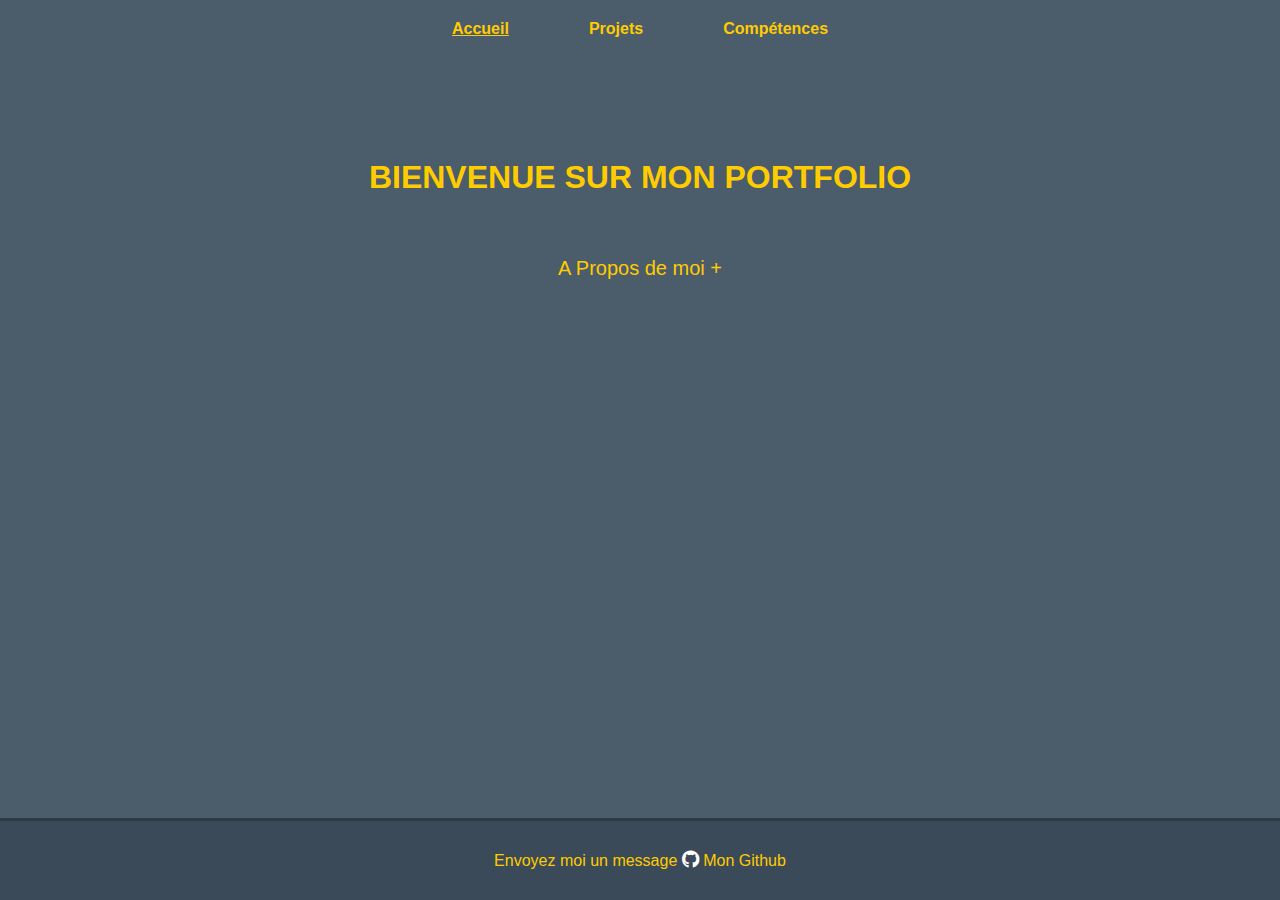
<file: index.html>
<!DOCTYPE html>
<html lang="fr">
<head>
  <meta charset="UTF-8">
  <meta name="viewport" content="width=device-width, initial-scale=1.0">
  <title>Portfolio</title>
  <link rel="stylesheet" href="https://cdnjs.cloudflare.com/ajax/libs/font-awesome/6.5.0/css/all.min.css">
  <link rel="stylesheet" href="footer.css">
  <link rel="stylesheet" href="navBar.css">
  <link rel="stylesheet" href="home.css">
</head>
<body>

  <nav>
    <a href="Home.html" class="nav-link active">Accueil</a>
    <a href="Projet.html" class="nav-link">Projets</a>
    <a href="Competences.html" class="nav-link">Compétences</a>
  </nav>

  <header>
    <h1>BIENVENUE SUR MON PORTFOLIO</h1>
  </header>

  <section class="section">
    <div>
      
      <button class="toggle-btn" onclick="toggleAbout()">
        <span>A Propos de moi</span>
        <span id="toggle-symbol">+</span>
      </button>
    </div>

    <div id="about" class="about-content">
      <div class="presentation">
        <h3>Présentation</h3>
        <p>Nom : GUICHERD-CALLIN</p>
        <p>Prénom : Macéo</p>
        <p>Activité : Etudiant en informatique</p>
        <div class="info">
            <div>
                <h3>Parcours :</h3>
                <ul>
                    <li>1er année BUT informatique | IUT2 Grenoble</li>
                    <li>Bac Générale Math NSI | Lycée Philibert Delorme </li>
                </ul>
            </div>
            <div>
                <h3>passion :</h3>
                <ul>
                    <li>Cinéma</li>
                    <li>Escalade</li>
                    <li>Littérature</li>
                    <li>Théâtre</li>
                    <li>Jeux-Vidéo</li>
                </ul>
            </div>
        </div>
      </div>
      <p>
      </p>
    </div>
  </section>

  <footer class="footer">
    <div class="footer-content">
      <a href="contact.php">Envoyez moi un message</a>
      
        <a href="https://github.com/macegc"><i class="fa-brands fa-github"></i></i> Mon Github</a>
      
    </div>
  </footer>

  

  <script>
    function toggleAbout() {
      const about = document.getElementById("about");
      const symbol = document.getElementById("toggle-symbol");
      about.classList.toggle("open");
      symbol.innerText = about.classList.contains("open") ? "−" : "+";
    }
  </script>

</body>
</html>
</file>
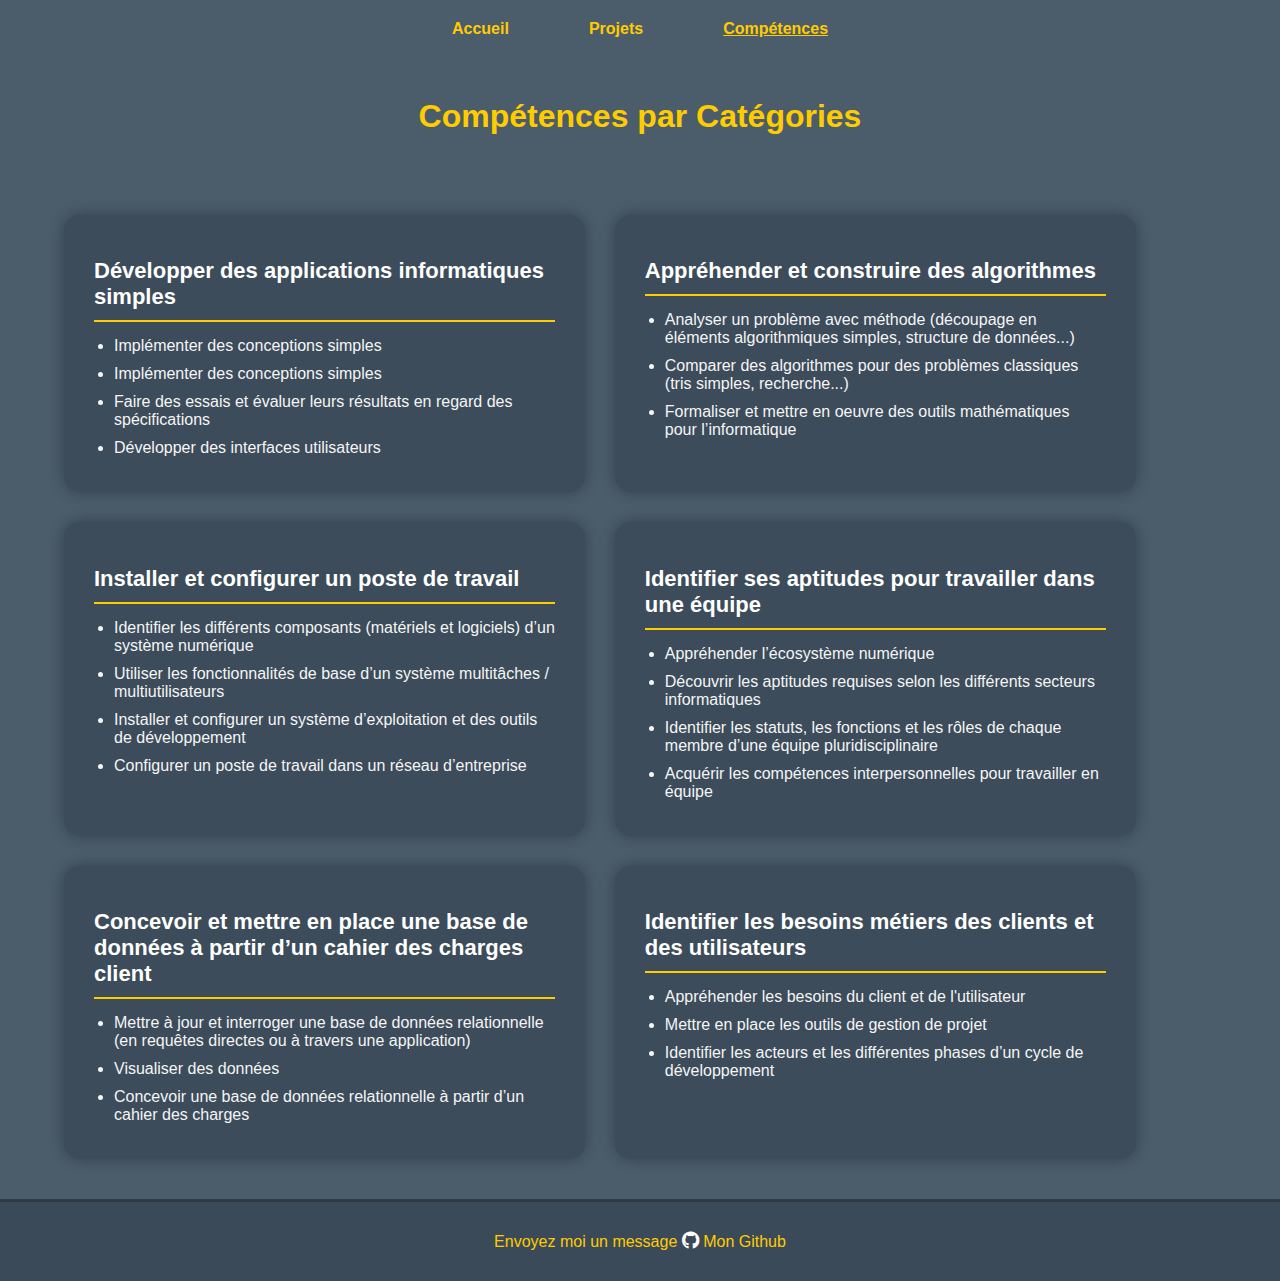
<file: Competences.html>
<!DOCTYPE html>
<html lang="fr">
<head>
    <meta charset="UTF-8">
    <meta name="viewport" content="width=device-width, initial-scale=1.0">
    <title>Document</title>
    <link rel="stylesheet" href="https://cdnjs.cloudflare.com/ajax/libs/font-awesome/6.5.0/css/all.min.css">
    <link rel="stylesheet" href="footer.css">
    <link rel="stylesheet" href="navBar.css">
    <link rel="stylesheet" href="competences.css">
</head>
<body>
    <nav>
        <a href="index.html" class="nav-link">Accueil</a>
        <a href="Projet.html" class="nav-link">Projets</a>
        <a href="Competences.html" class="nav-link active">Compétences</a>
    </nav>

    <header>
      <h1>Compétences par Catégories</h1>
    </header>
  
    <main class="competence-grid">
      <section class="competence-category">
        <h2>Développer des applications
          informatiques simples</h2>
        <ul>
          <li>Implémenter des conceptions simples</li>
          <li>Implémenter des conceptions simples</li>
          <li>Faire des essais et évaluer leurs résultats en regard des spécifications</li>
          <li>Développer des interfaces utilisateurs</li>
        </ul>
      </section>
  
      <section class="competence-category">
        <h2>Appréhender et construire des
          algorithmes</h2>
        <ul>
          <li>Analyser un problème avec méthode (découpage en éléments algorithmiques simples, structure de données...)</li>
          <li>Comparer des algorithmes pour des problèmes classiques (tris simples, recherche...)</li>
          <li>Formaliser et mettre en oeuvre des outils mathématiques pour l’informatique</li>
        </ul>
      </section>
  
      <section class="competence-category">
        <h2>Installer et configurer un poste de
          travail</h2>
        <ul>
          <li>Identifier les différents composants (matériels et logiciels) d’un système numérique</li>
          <li>Utiliser les fonctionnalités de base d’un système multitâches / multiutilisateurs</li>
          <li>Installer et configurer un système d’exploitation et des outils de développement</li>
          <li>Configurer un poste de travail dans un réseau d’entreprise</li>
        </ul>
      </section>
  
      <section class="competence-category">
        <h2>Identifier ses aptitudes pour
          travailler dans une équipe</h2>
        <ul>
          <li>Appréhender l’écosystème numérique</li>
          <li>Découvrir les aptitudes requises selon les différents secteurs informatiques</li>
          <li>Identifier les statuts, les fonctions et les rôles de chaque membre d’une équipe pluridisciplinaire</li>
          <li>Acquérir les compétences interpersonnelles pour travailler en équipe</li>
        </ul>
      </section>
  
      <section class="competence-category">
        <h2>Concevoir et mettre en place une
          base de données à partir d’un
          cahier des charges client</h2>
        <ul>
          <li>Mettre à jour et interroger une base de données relationnelle (en requêtes directes ou à travers une application)</li>
          <li>Visualiser des données</li>
          <li>Concevoir une base de données relationnelle à partir d’un cahier des charges</li>
        </ul>
      </section>
  
      <section class="competence-category">
        <h2>Identifier les besoins métiers des
          clients et des utilisateurs</h2>
        <ul>
          <li>Appréhender les besoins du client et de l'utilisateur</li>
          <li>Mettre en place les outils de gestion de projet</li>
          <li>Identifier les acteurs et les différentes phases d’un cycle de développement</li>
        </ul>
      </section>
    </main>

   <footer class="footer">
    <div class="footer-content">
      <a href="contact.php">Envoyez moi un message</a>
      
        <a href="https://github.com/macegc"><i class="fa-brands fa-github"></i></i> Mon Github</a>
      
    </div>
  </footer>

</body>
</html>
</file>
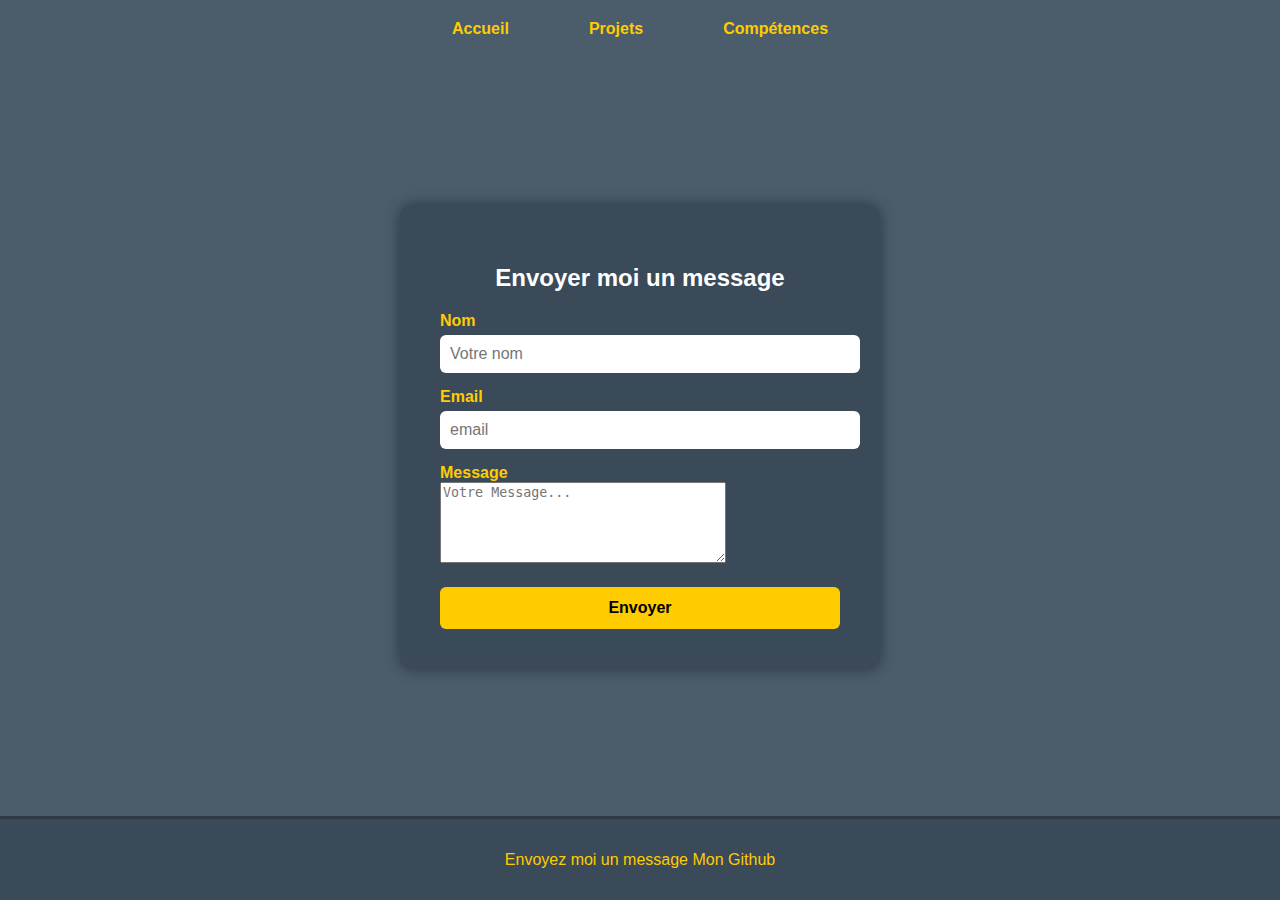
<file: contact.html>
<!DOCTYPE html>
<html lang="en">
<head>
  <meta charset="UTF-8" />
  <meta name="viewport" content="width=device-width, initial-scale=1.0"/>
  <title>Me conatacter</title>
  <link rel="stylesheet" href="navBar.css">
  <link rel="stylesheet" href="footer.css">
  <link rel="stylesheet" href="contact.css">


</head>

<body>
  <header>
      <nav>
        <a href="index.html" class="nav-link">Accueil</a>
        <a href="Projet.html" class="nav-link">Projets</a>
        <a href="Competences.html" class="nav-link">Compétences</a>
      </nav>
  </header>
  <main>
    <div class="form-container">
      <h2>Envoyer moi un message</h2>
      <form>
        <label for="name">Nom</label>
        <input type="text" id="name" placeholder="Votre nom" />

        <label for="email">Email</label>
        <input type="email" id="email" placeholder="email" />

        <label for="story">Message</label>

        <textarea id="message" name="message" rows="5" cols="33" placeholder="Votre Message..."></textarea>
        <button type="submit">Envoyer</button>
      </form>
    </div>
  </main>
  <footer class="footer">
    <div class="footer-content">
      <a href="contact.html">Envoyez moi un message</a>
      
        <a href="https://github.com/macegc"><i class="fa-brands fa-github"></i></i> Mon Github</a>
      
    </div>
  </footer>
</body>

</html>
</file>
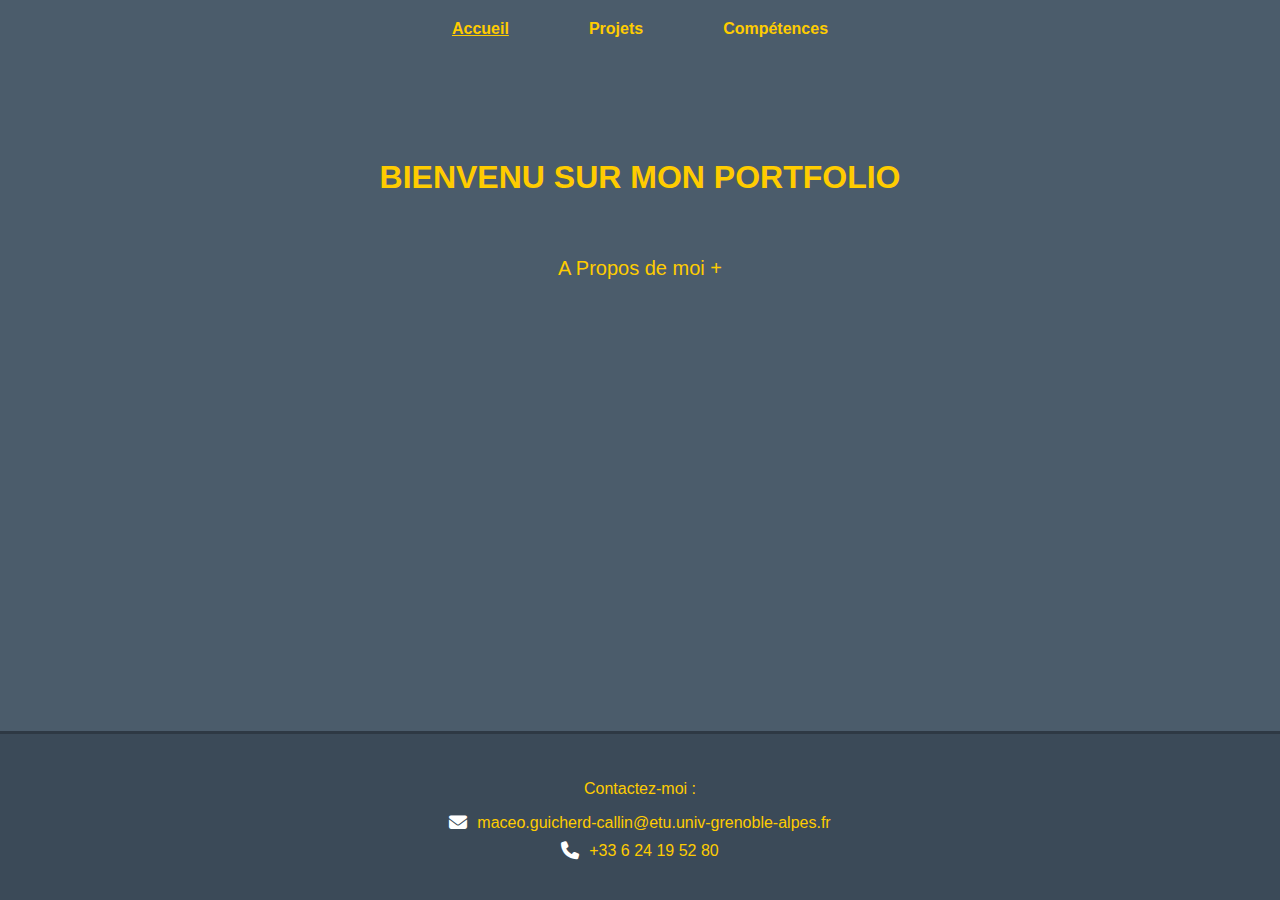
<file: Home.html>
<!DOCTYPE html>
<html lang="fr">
<head>
  <meta charset="UTF-8">
  <meta name="viewport" content="width=device-width, initial-scale=1.0">
  <title>Portfolio</title>
  <link rel="stylesheet" href="https://cdnjs.cloudflare.com/ajax/libs/font-awesome/6.5.0/css/all.min.css">
  <link rel="stylesheet" href="footer.css">
  <link rel="stylesheet" href="navBar.css">
  <link rel="stylesheet" href="home.css">
</head>
<body>

  <nav>
    <a href="Home.html" class="nav-link active">Accueil</a>
    <a href="Projet.html" class="nav-link">Projets</a>
    <a href="Competences.html" class="nav-link">Compétences</a>
  </nav>

  <header>
    <h1>BIENVENU SUR MON PORTFOLIO</h1>
  </header>

  <section class="section">
    <div>
      
      <button class="toggle-btn" onclick="toggleAbout()">
        <span>A Propos de moi</span>
        <span id="toggle-symbol">+</span>
      </button>
    </div>

    <div id="about" class="about-content">
      <div class="presentation">
        <h3>Présentation</h3>
        <p>Nom : GUICHERD-CALLIN</p>
        <p>Prénom : Macéo</p>
        <p>Activité : Etudiant en informatique</p>
        <div class="info">
            <div>
                <h3>Parcours :</h3>
                <ul>
                    <li>1er année BUT informatique | IUT2 Grenoble</li>
                    <li>Bac Générale Math NSI | Lycée Philibert Delorme </li>
                </ul>
            </div>
            <div>
                <h3>passion :</h3>
                <ul>
                    <li>Cinéma</li>
                    <li>Escalade</li>
                    <li>Littérature</li>
                    <li>Théâtre</li>
                    <li>Jeux-Vidéo</li>
                </ul>
            </div>
        </div>
      </div>
      <p>
      </p>
    </div>
  </section>

  <footer class="footer">
    <div class="footer-content">
      <p>Contactez-moi :</p>
      <ul>
        <li><i class="fas fa-envelope"></i> <a href="maceo.guicherd-callin@etu.univ-grenoble-alpes.fr">maceo.guicherd-callin@etu.univ-grenoble-alpes.fr</a></li>
        <li><i class="fas fa-phone"></i> <a href="tel:+33624195280">+33 6 24 19 52 80</a></li>
      </ul>
    </div>
  </footer>

  

  <script>
    function toggleAbout() {
      const about = document.getElementById("about");
      const symbol = document.getElementById("toggle-symbol");
      about.classList.toggle("open");
      symbol.innerText = about.classList.contains("open") ? "−" : "+";
    }
  </script>

</body>
</html>
</file>
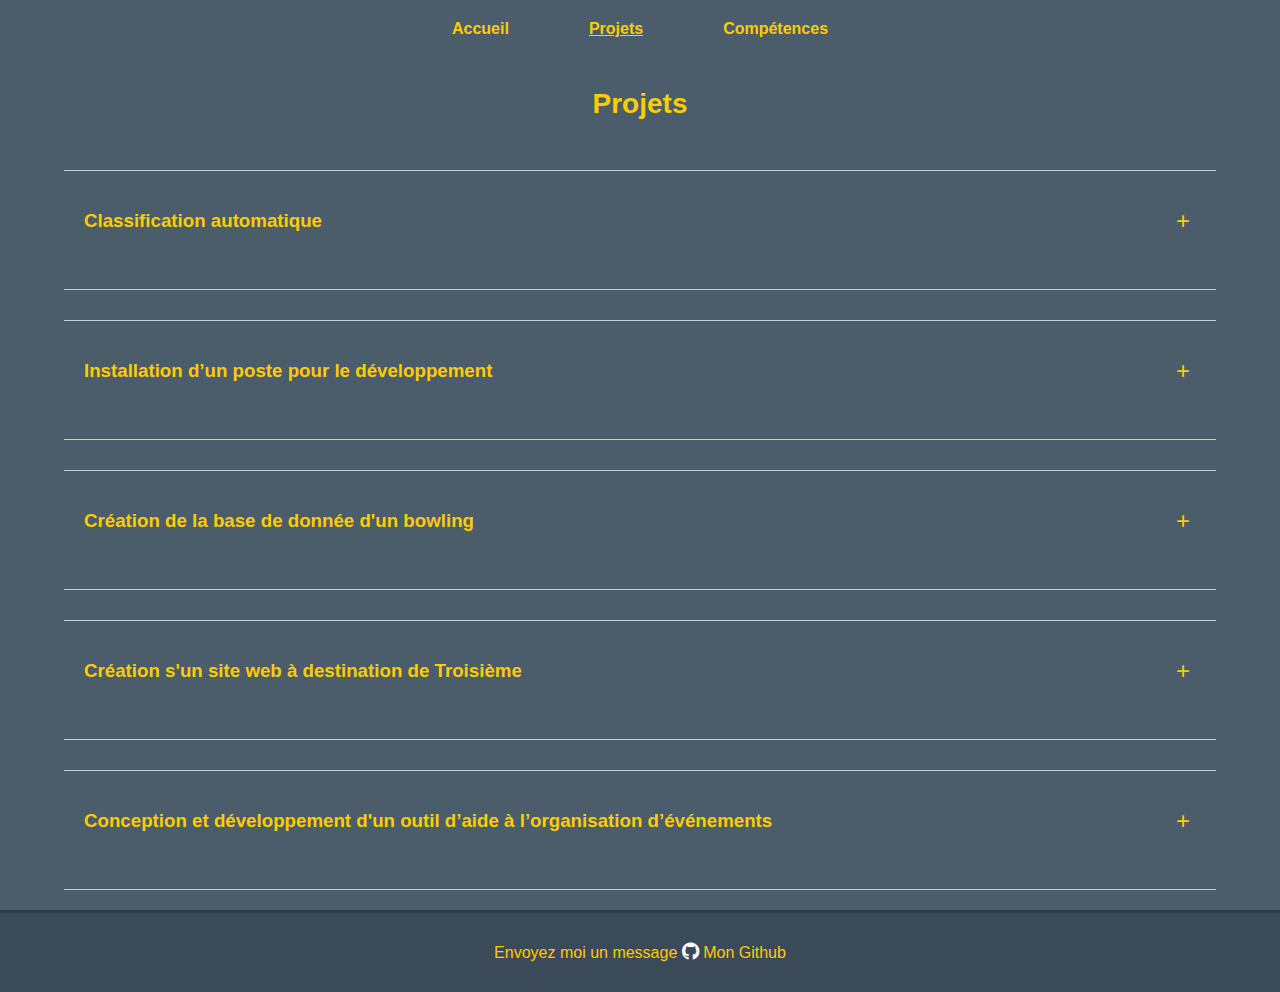
<file: Projet.html>
<!DOCTYPE html>
<html lang="fr">

<head>
  <meta charset="UTF-8">
  <meta name="viewport" content="width=device-width, initial-scale=1.0">
  <title>Projets</title>
  <link rel="stylesheet" href="navBar.css">
  <link rel="stylesheet" href="footer.css">
  <link rel="stylesheet" href="https://cdnjs.cloudflare.com/ajax/libs/font-awesome/6.5.0/css/all.min.css">
  <link rel="stylesheet" href="projet.css">

</head>

<body>

  <nav>
    <a href="index.html" class="nav-link">Accueil</a>
    <a href="Projet.html" class="nav-link active">Projets</a>
    <a href="Competences.html" class="nav-link">Compétences</a>
  </nav>

  <h1>Projets</h1>

  <div class="projects-container">

    <!-- Projet 1 -->
    <div class="project-card">
      <div class="project-header" onclick="toggleDetails(this)">
        <span>
          <h3>Classification automatique</h3>
        </span>
        <button class="toggle-btn"><span class="toggle-symbol">+</span></button>
      </div>
      <div class="project-details">
        <ul>
          <li>Création et comparaisons de différents algorithmes ayant pour but de trier des dépêches.</li>
          <ul></ul>
          <li>Notions : </li>
          <ul>
            <li>Implémenter des conceptions simples</li>
            <li>Faire des essais et évaluer leurs résultats en regard des spécifications</li>
            <li>Comparer des algorithmes pour des problèmes classiques</li>
            <li>Analyser un problème avec méthode</li>
          </ul>
          <li>Compétences technique : </li>
          <ul>
            <li>Java avec IDE IntelliJ</li>
            <li>Git pour l’aspect travail en groupe
            </li>
          </ul>
          <li>Equipe de 2</li>
          <ul>
            <li>Travail en groupe :
              Nous avons implémenté et testé différent moyen de trier des dépêches, dans le langage Java. Nous avons dû
              commencer par créer les algorithmes et d’ensuite calculer leurs coûts algorithmiques ainsi que de les
              outiller afin de voir leurs temps d'exécution et pouvoir les comparer. Un autre critère pour les comparer
              a été le taux de réussite de chaque méthode.
            </li>
            <li>travail personnelle : </li>
            Mon rôle c’est concentré sur la méthode des K plus proche voisins ainsi que sur l’outillage de chaque
            fonction des programmes dans le but de les comparer.
          </ul>
        </ul>
      </div>
    </div>

    <!-- Projet 2 -->
    <div class="project-card">
      <div class="project-header" onclick="toggleDetails(this)">
        <span>
          <h3>Installation d’un poste pour le développement
          </h3>
        </span>
        <button class="toggle-btn"><span class="toggle-symbol">+</span></button>
      </div>
      <div class="project-details">
        <ul>
          <li>Travail : </li>
          <ul>Installation d’un système d’exploitation Debian 12 et configuration dans le cadre du développement
            informatique</ul>
          <li>Notions : </li>
          <ul>
            <li>Identifier les differents composant d'un système numérique</li>
            <li>Utiliser les fonctionnalité de base d'un système d'exploitation</li>
            <li>Installer et configurer un système d'exploitation et des outils de développement</li>
          </ul>
          <li>Compétences technique : </li>
          <ul>
            <li>Maitriser BASH</li>
            <li>Utilser Un outil de carte mental (Mindmeister)</li>
          </ul>
          <li>Travail : </li>
          Projet individuel dans laquelle j’ai dû installer et paramétrer un système d’exploitation Linux Debian 12. Une fois fait, j’ai mis en place l’environnement graphique KDE/Plasma. Enfin, j’ai créé un super utilisateur afin de pouvoir administrer le système et notamment d’installer d'autres logiciels pour le développement comme IntelliJ à l'aide de package snap, flatpak ou encore apt. J’ai également créé une carte mentale des étapes à suivre pour réaliser ce projet en utilisant l’outil Mindmeister.
        </ul>
      </div>
    </div>

    <!-- Projet 3 -->
    <div class="project-card">
      <div class="project-header" onclick="toggleDetails(this)">
        <span>
          <h3>Création de la base de donnée d'un bowling</h3>
        </span>
        <button class="toggle-btn"><span class="toggle-symbol">+</span></button>
      </div>
      <div class="project-details">
        <ul>
          <li>description rapide du travail</li>
          <ul>Création d'une base de donnée pour un Bowling fictif avec la prise en compte des contraintes du bowling
          </ul>
          <li>Notions : </li>
          <ul>
            <li>Mettre a jour et interroger une base de données realtionnelle</li>
            <li>Concevoir une Base de donnée relationnelle a partir d'un cahier des charges</li>
          </ul>
          <li>Compétences technique</li>
          <ul>
            <li>Maitriser SQL</li>
          </ul>
          <li>Equipe de 2 : </li>
          <ul>
            <li>Travail</li>
            Nous avons implémenté en SQL toutes les informations pour permettre la gestion de réservation, des stocks de chaussures, des pistes. Ainsi que l’ajout des différentes contraintes (horaires, Age, nombre de joueurs).
          </ul>
        </ul>
      </div>
    </div>

    <!-- Projet 4 -->
    <div class="project-card">
      <div class="project-header" onclick="toggleDetails(this)">
        <span>
          <h3>Création s'un site web à destination de Troisième</h3>
        </span>
        <button class="toggle-btn"><span class="toggle-symbol">+</span></button>
      </div>
      <div class="project-details">
        <ul>
          <li>Création d’un site web informatif pour l’ESN Atos, Le site devait être clair et précis afin de fournir et
            vulgariser toutes les informations nécessaires à une demande de stage.</li>
          <li>Notions : </li>
          <ul>
            <li>Appréhender les besoins du client et de l’utilisateur</li>
            <li>Différentes phase d’un cycle de développement</li>
            <li>Création d’un recueil de besoin</li>
          </ul>
          <li>Compétences technique : </li>
          <ul>
            <li>HTML/CSS</li>
            <li>Whimsical pour le mockup</li>
          </ul>
          <li>Equipe de 4 : </li>
          <ul>
            <li>Travail en groupe : </li>
            Nous avons commencé par chercher tous les besoins du site en se basant sur le site officiel d’Atos. Nous
            avons ensuite rassemblé et vulgarisé ces informations dans un recueil de besoin. L’étape suivante a été de
            créer un mockup du site et enfin de le réaliser
            <li>Travail personnelle : </li>
            Je me suis chargé de rassembler les informations vulgarisées dans le recueil et de la mire en forme de ce
            dernier. Pour la réalisation du site j’ai principalement participé à la page d'accueil et une parti des
            pages d’informations.
          </ul>
        </ul>
      </div>
    </div>

    <!-- Projet 5 -->
    <div class="project-card">
      <div class="project-header" onclick="toggleDetails(this)">
        <span><h3>Conception et développement d'un outil d’aide à l’organisation d’événements</h3></span>
        <button class="toggle-btn"><span class="toggle-symbol">+</span></button>
      </div>
      <div class="project-details">
        <ul>
          <li>Réaliser l’analyse, la conception et le développemsssent d'un outil d’aide au service des organisateurs de
            ou des événements.
          </li>
          <li>Notions : </li>
          <ul>
            <li> implémenter des Conceptions simples </li>
            <li>Élaborer des Conceptions simples</li>
            <li>Faire des essais et évaluer leurs résultats en regard des spécifications</li>
            <li>Développer des interfaces utilisateur</li>
            <li>Analyser un problème avec méthode (découpage éléments algorithmiques simples, structure donnée...).</li>
            <li>Formaliser et mettre en œuvre des outils mathématiques pour l’informatique</li>
            <li>Appréhender les besoins du client et de l'utilisateur</li>
            <li>Mettre en place les outils de gestion de projet</li>
            <li>Identifier les acteurs et les différentes phases d’un cycle de développement</li>
            <li>Identifier les statuts, les fonctions et les rôles de chaque membre d’une équipe</li>
            <li>pluridisciplinaire</li>
            <li>Acquérir les compétences interpersonnelles pour travailler en équipe</li>
          </ul>
          <li>Compétences technique : </li>
          <ul>
            <li>UML avec draw.io</li>
            <li>Java</li>
            <li>JavaFX</li>
            <li>LateX</li>
            <li>R Markdown</li>
            <li>SceneBuilder</li>

          </ul>
          <li>Equipe de 6: </li>
          <ul>
            <li>Travail en groupe :</li>
            ce projet s’est décomposé en plusieurs étapes, comprenant 3 dossiers à rendre, deux analyses de problème
            mathématique à résoudre dans un premier temps. Et la réalisation du logiciel dans un second temps. Les 3
            dossiers comprennent : un dossier sur la gestion du projet, un dossier sur la conception/modélisation et un
            dossier sur l’interface homme-machine.
            <li>Travail personnel :</li>
            J’ai pris le rôle de chef de projet au sein de l'équipe. Mon rôle a donc été de diviser efficacement la
            charge de travail entre tous les membres de l’équipe ainsi que de rythmer le travail tout au long du projet.
            Concernant les différents points du projet, je me suis particulièrement impliqué dans les rendus de math
            ainsi que dans le dossier interface homme-machine.
          </ul>
        </ul>
      </div>
    </div>
  </div>

  <footer class="footer">
    <div class="footer-content">
      <a href="contact.php">Envoyez moi un message</a>

      <a href="https://github.com/macegc"><i class=" fa-brands fa-github"></i></i> Mon Github</a>

    </div>
  </footer>

  <script>
    function toggleDetails(header) {
      const details = header.nextElementSibling;
      const symbol = header.querySelector('.toggle-symbol');

      if (details.style.maxHeight && details.style.maxHeight !== "0px") {
        details.style.maxHeight = "0px";
        symbol.innerText = "+";
      } else {
        details.style.maxHeight = details.scrollHeight + "px";
        symbol.innerText = "−";
      }
    }
  </script>

</body>

</html>
</file>
<file: footer.css>
.footer {
    background-color: #3b4a58;
    color: #ffcc00;
    text-align: center;
    padding: 30px 20px;
    margin-top: auto;
    border-top: 3px solid #2e3944;
    font-size: 16px;
  }

  .footer a {
    color: #ffcc00;
    text-decoration: none;
    transition: color 0.3s, transform 0.3s;
  }

  .footer a:hover {
    color: white;
    transform: translateY(-2px);
  }

  .footer ul {
    list-style: none;
    padding: 0;
    margin: 15px 0 0;
  }

  .footer li {
    margin: 10px 0;
    display: flex;
    align-items: center;
    justify-content: center;
    gap: 10px;
  }

  .footer i {
    color: white;
    font-size: 18px;
  }
</file>
<file: navBar.css>
body {
    margin: 0;
    font-family: Arial, sans-serif;
    background-color: #4b5c6b; /* Couleur fond */
    color: #ffcc00;
    display: flex;
    flex-direction: column;
    min-height: 100vh;
    margin: 0;
  }

  /* NAVBAR */
  .nav-link {
    text-decoration: none;
    color: #ffcc00;
    padding: 10px 20px;
    border-radius: 20px;
    transition: all 0.3s ease;
  }
  
  .nav-link.active {
    text-decoration: underline;
  }
  nav {
    background-color: #4b5c6b;
    padding: 10px 20px;
    display: flex;
    justify-content: center;
    gap: 40px;
  }

  nav a {
    text-decoration: none;
    color: #ffcc00;
    font-weight: bold;
    font-size: 16px;
    padding: 10px 20px;
    border-radius: 20px;
    transition: all 0.3s ease;
  }

  nav a:hover {
    background-color: #ffcc00;
    color: #4b5c6b;
    transform: scale(1.1);
  }
</file>
<file: home.css>
header {
    text-align: center;
    margin-top: 80px;
  }

  h1 {
    font-size: 32px;
    margin-bottom: 10px;
  }

  .section {
    text-align: center;
    margin-top: 50px;
  }

  .toggle-btn {
    cursor: pointer;
    background-color: transparent;
    border: none;
    font-size: 20px;
    color: #ffcc00;
    transition: transform 0.2s;
  }

  .toggle-btn:hover {
    transform: scale(1.2);
  }

  .about-content {
    margin: 20px;
    text-align: left;

    max-height: 0;
    overflow: hidden;
    transition: max-height 0.5s ease;
  }

  .about-content.open {
    max-height: 500px; 
  }

  .presentation {
    width: 100%;
    padding: 10px;
    border-radius: 5px;
    display: inline-block;
  }

  .info {
    display: flex;
    flex-direction:row;
    justify-content: space-around;
    margin-top: 50px;

  }
</file>
<file: competences.css>
body {
    margin: 0;
    font-family: Arial, sans-serif;
    background-color: #4b5c6b;
    color: #ffcc00;
  }
  
  /* Titre principal */
  header {
    text-align: center;
    padding: 40px 20px;
  }
  
  h1 {
    font-size: 32px;
    margin: 0;
  }
  
  /* Grille responsive avec cartes élargies */
  .competence-grid {
    display: flex;
    flex-grow: 1;
    flex-wrap: wrap;
    grid-template-columns: repeat(auto-fit, minmax(320px, 1fr));
    gap: 30px;
    padding: 40px 5vw;
    max-width: 1600px;
    margin: auto;
  }
  
  /* Style des catégories */
  .competence-category {
    max-width: 40%;
    background-color: #3c4c5a;
    padding: 25px 30px;
    border-radius: 16px;
    box-shadow: 0 0 15px rgba(0, 0, 0, 0.3);
    transition: transform 0.3s, background-color 0.3s;
  }
  
  .competence-category:hover {
    transform: translateY(-5px);
    background-color: #34414d;
  }
  
  .competence-category h2 {
    font-size: 22px;
    color: #ffffff;
    border-bottom: 2px solid #ffcc00;
    padding-bottom: 10px;
    margin-bottom: 15px;
  }
  
  .competence-category ul {
    list-style-type: disc;
    padding-left: 20px;
    color: #f5f5f5;
    margin: 0;
  }
  
  .competence-category li {
    margin-bottom: 10px;
    font-size: 16px;
  }
  
  /* Responsive tuning */
  @media (max-width: 768px) {
    .competence-grid {
      padding: 30px 4vw;
      gap: 20px;
    }
  
    .competence-category {
      padding: 20px;
    }
  }
  
  @media (max-width: 480px) {
    h1 {
      font-size: 24px;
    }
  
    .competence-category h2 {
      font-size: 18px;
    }
  
    .competence-category li {
      font-size: 14px;
    }
  }
</file>
<file: contact.css>
body {
  margin: 0;
  font-family: Arial, sans-serif;
  background-color: #4b5c6b;
  color: #ffcc00;
  display: flex;
  flex-direction: column;
  min-height: 100vh;
}

main {
  flex: 1;
  display: flex;
  align-items: center;
  justify-content: center;
  padding: 40px 20px;
}

.form-container {
  background-color: #3b4a58;
  padding: 40px;
  border-radius: 12px;
  box-shadow: 0 0 15px rgba(0, 0, 0, 0.4);
  max-width: 400px;
  width: 100%;
  color: #fff;
}

.form-container h2 {
  margin-bottom: 20px;
  text-align: center;
  font-size: 24px;
}

.form-container label {
  display: block;
  margin-top: 15px;
  font-weight: bold;
  color: #ffcc00;
}

.form-container input {
  width: 100%;
  padding: 10px;
  margin-top: 5px;
  border: none;
  border-radius: 6px;
  background-color: #fff;
  color: #333;
  font-size: 16px;
}

.form-container button {
  margin-top: 20px;
  width: 100%;
  padding: 12px;
  background-color: #ffcc00;
  color: #000;
  border: none;
  border-radius: 6px;
  font-size: 16px;
  font-weight: bold;
  cursor: pointer;
  transition: background-color 0.3s;
}

.form-container button:hover {
  background-color: #e6b800;
}

@media (max-width: 480px) {
  .form-container {
    padding: 20px;
  }

  .form-container h2 {
    font-size: 20px;
  }
}
</file>
<file: projet.css>
h1 {
    text-align: center;
    margin: 30px 0;
    font-size: 28px;
  }

  .projects-container {
      display: flex;
      flex-direction: column;
      flex-wrap: wrap;
      gap: 30px;
      padding: 20px 5%;
      justify-content: left;
  }



  .project-card {
      background-color: #4b5c6b;
      padding: 20px;
      border-top: 1px solid #ccc;
      border-bottom: 1px solid #ccc;
       /* 2 cartes max par ligne */
      box-sizing: border-box;
      position: relative;
      min-height: 120px;
  }

  @media (max-width: 700px) {
      .project-card {
          width: 100%;
      }
  }



  .project-header {
    display: flex;
    justify-content: space-between;
    align-items: center;
    cursor: pointer;
  }

  .toggle-btn {
    background: none;
    border: none;
    color: #ffcc00;
    font-size: 24px;
    cursor: pointer;
    transition: transform 0.3s;
  }

  .toggle-btn:hover {
    transform: scale(1.2);
  }

  .project-details {
    max-height: 0;
    overflow: hidden;
    transition: max-height 0.5s ease;
    padding-top: 10px;
  }

  .project-details ul{
      padding-bottom:  7%;
  }


  .project-details.open {
    /* This class is optional if using JS to set height */
  }

  ul {
    padding-left: 20px;
  }
</file>
